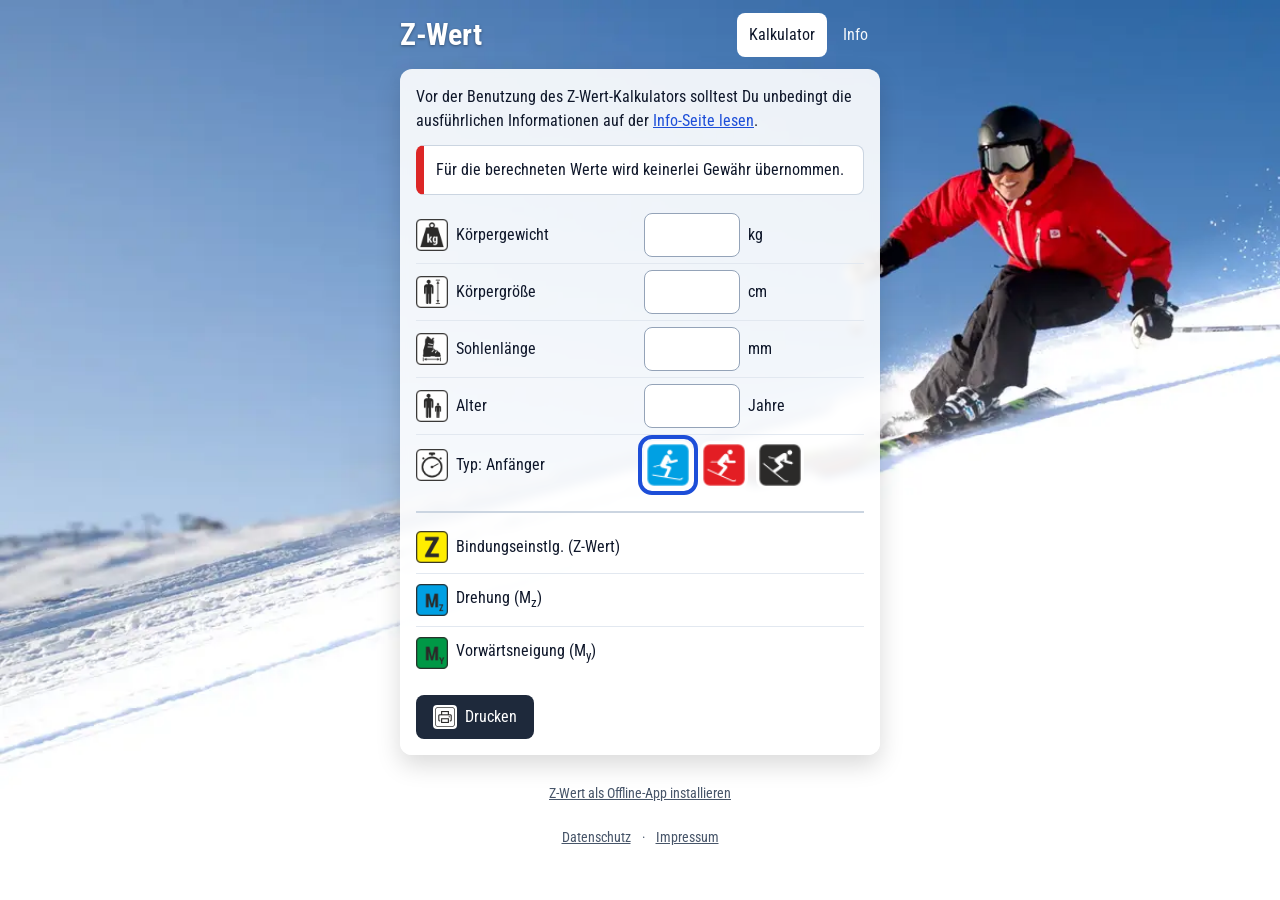
<file: index.html>
<!doctype html>
<html lang="de">
<head>
  <meta charset="utf-8">
  <meta name="viewport" content="width=device-width, initial-scale=1, viewport-fit=cover">
  <title>Z-Wert-Kalkulator</title>
  <meta name="description" content="Z-Wert-Kalkulator: Skibindungseinstellung nach DIN/ISO 11088 berechnen, auch offline.">
  <meta name="theme-color" content="#1e5aa8">
  <link rel="manifest" href="app.webmanifest">
  <link rel="icon" type="image/png" sizes="32x32" href="icons/favicon-32x32.png">
  <link rel="icon" type="image/png" sizes="16x16" href="icons/favicon-16x16.png">
  <link rel="apple-touch-icon" href="icons/apple-touch-icon.png">
  <meta name="mobile-web-app-capable" content="yes">
  <meta name="apple-mobile-web-app-capable" content="yes">
  <meta name="apple-mobile-web-app-title" content="Z-Wert">
  <meta name="apple-mobile-web-app-status-bar-style" content="black-translucent">
  <link rel="stylesheet" href="app.css">
  <script type="module" src="js/pwa.js"></script>
  <script type="module" src="js/ui.js"></script>
</head>
<body>
  <div class="page">
    <header class="site-header off-print">
      <a class="brand" href="index.html">Z-Wert</a>
      <nav aria-label="Hauptnavigation">
        <ul class="nav">
          <li><a href="index.html" aria-current="page">Kalkulator</a></li>
          <li><a href="info.html">Info</a></li>
        </ul>
      </nav>
    </header>

    <main class="card">
      <h1 class="page-title">
        <span class="off-print">Z-Wert-Kalkulator</span>
        <span class="on-print">Skibindungseinstellung nach DIN/ISO 11088</span>
      </h1>

      <div class="off-print stack">
        <p>Vor der Benutzung des Z-Wert-Kalkulators solltest Du unbedingt die ausführlichen Informationen auf der <a href="info.html">Info-Seite lesen</a>.</p>
        <p class="callout">Für die berechneten Werte wird keinerlei Gewähr übernommen.</p>
      </div>

      <form id="rechner" class="rows" autocomplete="off" onsubmit="return false">
        <div class="row">
          <label for="gewicht" class="row-label"><img src="images/gewicht.png" alt="" width="32" height="32">Körpergewicht</label>
          <div class="field-wrap"><input type="number" id="gewicht" name="gewicht" class="field" inputmode="numeric" min="0" max="250" step="1"> <span>kg</span></div>
        </div>
        <div class="row">
          <label for="groesse" class="row-label"><img src="images/groesse.png" alt="" width="32" height="32">Körpergröße</label>
          <div class="field-wrap"><input type="number" id="groesse" name="groesse" class="field" inputmode="numeric" min="0" max="250" step="1"> <span>cm</span></div>
        </div>
        <div class="row">
          <label for="sohlenlaenge" class="row-label"><img src="images/sohlenlaenge.png" alt="" width="32" height="32">Sohlenlänge</label>
          <div class="field-wrap"><input type="number" id="sohlenlaenge" name="sohlenlaenge" class="field" inputmode="numeric" min="0" max="400" step="1"> <span>mm</span></div>
        </div>
        <div class="row">
          <label for="alter" class="row-label"><img src="images/alter.png" alt="" width="32" height="32">Alter</label>
          <div class="field-wrap"><input type="number" id="alter" name="alter" class="field" inputmode="numeric" min="0" max="120" step="1"> <span>Jahre</span></div>
        </div>
        <fieldset class="row">
          <legend class="sr-only">Fahrertyp</legend>
          <div class="row-label" aria-hidden="true"><img src="images/fahrertyp.png" alt="" width="32" height="32"><span>Typ: <span id="fahrertyptext">Anfänger</span></span></div>
          <div class="typ-options">
            <label class="typ" data-typ="1">
              <input type="radio" name="fahrertyp" id="fahrertyp1" value="1" checked>
              <img src="images/fahrertyp1.png" alt="Fahrertyp 1: Anfänger" width="48" height="48">
            </label>
            <label class="typ" data-typ="2">
              <input type="radio" name="fahrertyp" id="fahrertyp2" value="2">
              <img src="images/fahrertyp2.png" alt="Fahrertyp 2: Fortgeschritten" width="48" height="48">
            </label>
            <label class="typ" data-typ="3">
              <input type="radio" name="fahrertyp" id="fahrertyp3" value="3">
              <img src="images/fahrertyp3.png" alt="Fahrertyp 3: Könner" width="48" height="48">
            </label>
          </div>
        </fieldset>
      </form>

      <section class="protokoll on-print" aria-label="Angaben für">
        <h2>Angaben für:</h2>
        <div class="signature">
          <span>Nachname, Vorname</span><span class="line"></span>
          <span>Datum / Unterschrift</span>
          <span class="line-pair"><span class="line"></span><span class="line"></span></span>
        </div>
      </section>

      <section class="results" aria-labelledby="ergebnis-titel">
        <h2 id="ergebnis-titel" class="sr-only">Ergebnis</h2>
        <div id="ergebnis" class="rows" aria-live="polite">
          <div class="row">
            <div class="row-label"><img src="images/zwert.png" alt="" width="32" height="32"><span>Bindungseinstlg. (Z-Wert)</span></div>
            <div id="zwert" class="value"></div>
          </div>
          <div class="row">
            <div class="row-label"><img src="images/mz.png" alt="" width="32" height="32"><span>Drehung (M<sub>z</sub>)</span></div>
            <div id="ausloesewertmz" class="value"></div>
          </div>
          <div class="row">
            <div class="row-label"><img src="images/my.png" alt="" width="32" height="32"><span>Vorwärtsneigung (M<sub>y</sub>)</span></div>
            <div id="ausloesewertmy" class="value"></div>
          </div>
          <p id="hinweis-norm" hidden class="norm-hint">
            <strong>Außerhalb der Norm:</strong> Für diese Kombination aus Gewicht, Größe und Sohlenlänge sieht die Norm DIN/ISO 11088 keinen Wert vor. Angezeigt wird der nächstliegende Tabellenwert. Bitte unbedingt von einem Fachbetrieb prüfen lassen.
          </p>
        </div>
      </section>

      <section class="protokoll on-print" aria-label="Bindung eingestellt durch">
        <h2>Bindung eingestellt durch:</h2>
        <div class="signature">
          <span>Nachname, Vorname</span><span class="line"></span>
          <span>Datum / Unterschrift</span>
          <span class="line-pair"><span class="line"></span><span class="line"></span></span>
        </div>
      </section>

      <div class="actions off-print">
        <button type="button" id="drucken" class="btn btn-dark"><img src="images/drucker.png" alt="" width="24" height="24">Drucken</button>
        <button type="button" id="beispiel" hidden class="btn btn-outline">Beispiel</button>
      </div>
    </main>

    <footer class="site-footer">
      <p id="install-hint" hidden class="off-print">
        <button type="button" id="install-btn" class="link-btn">Z-Wert als Offline-App installieren</button>
      </p>
      <p id="install-help" hidden class="install-help off-print"></p>
      <p class="off-print">
        <a href="datenschutz.html">Datenschutz</a>
        <span aria-hidden="true">·</span>
        <a href="impressum.html">Impressum</a>
      </p>
      <p class="on-print">www.bindungseinstellung.de</p>
    </footer>
  </div>
</body>
</html>
</file>
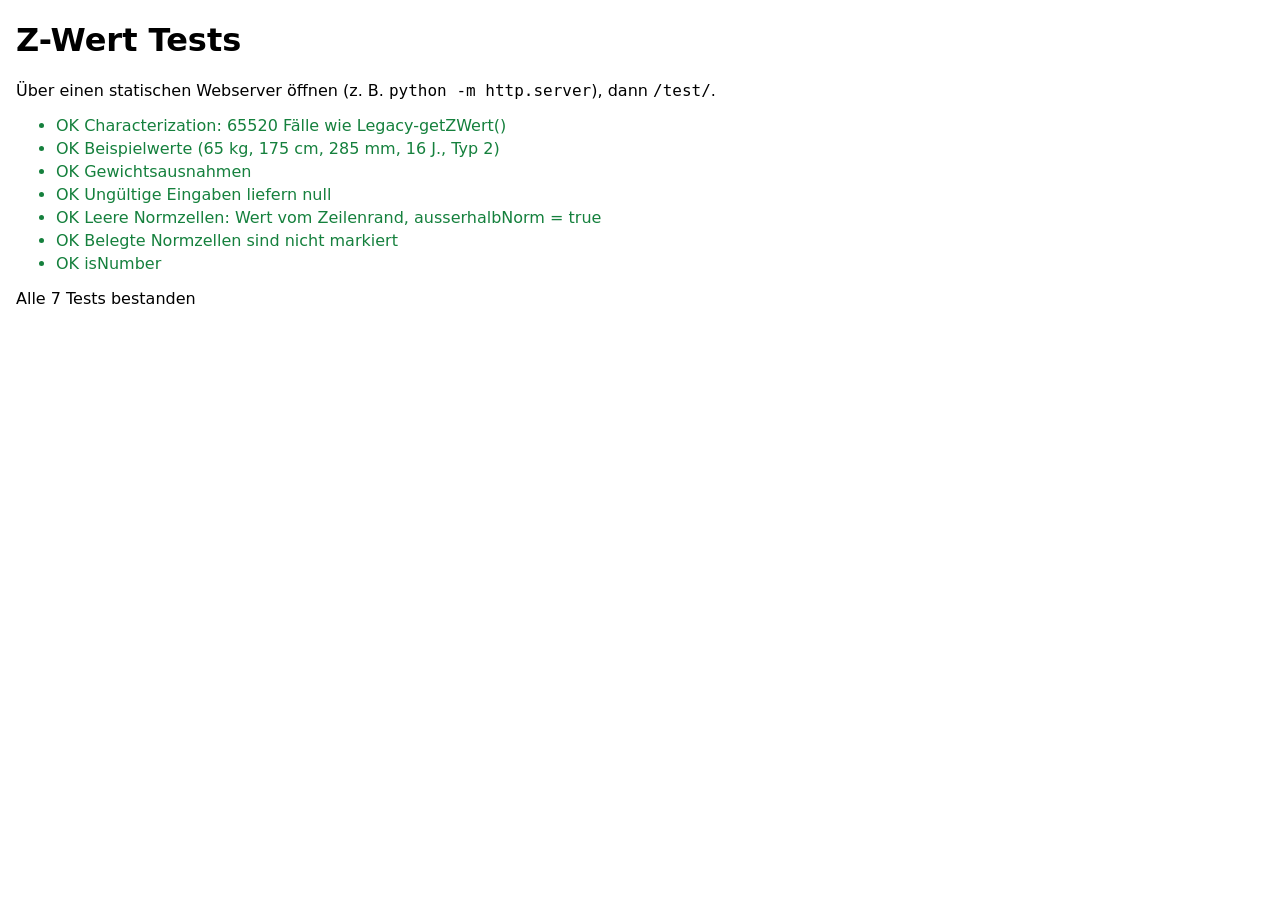
<file: test/index.html>
<!doctype html>
<html lang="de">
<head>
  <meta charset="utf-8">
  <meta name="viewport" content="width=device-width, initial-scale=1">
  <title>Z-Wert Tests</title>
  <style>body{font:16px system-ui;margin:1rem}.ok{color:#15803d}.fail{color:#b91c1c}li{margin:.25rem 0}</style>
</head>
<body>
  <h1>Z-Wert Tests</h1>
  <p>Über einen statischen Webserver öffnen (z. B. <code>python -m http.server</code>), dann <code>/test/</code>.</p>
  <ul id="out"></ul>
  <p id="summary"></p>
  <script type="module" src="zcalc.test.js"></script>
</body>
</html>
</file>
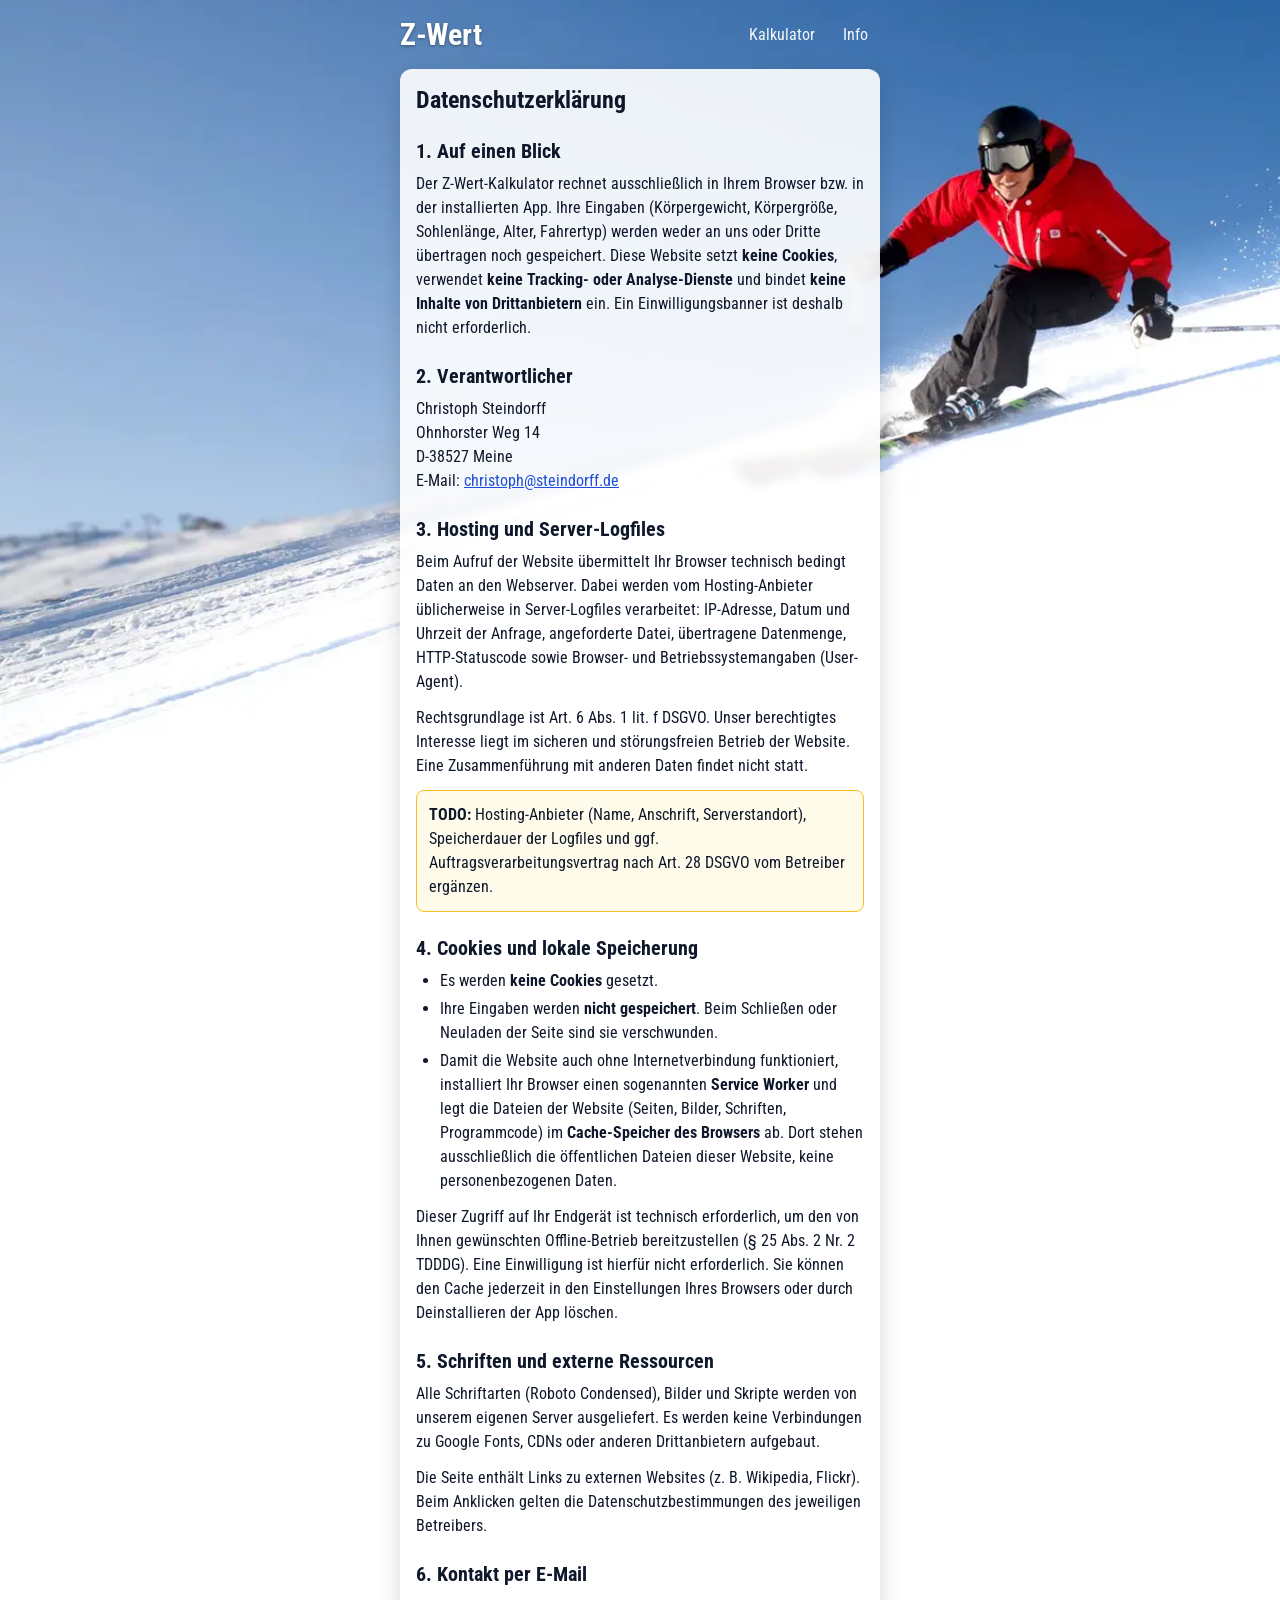
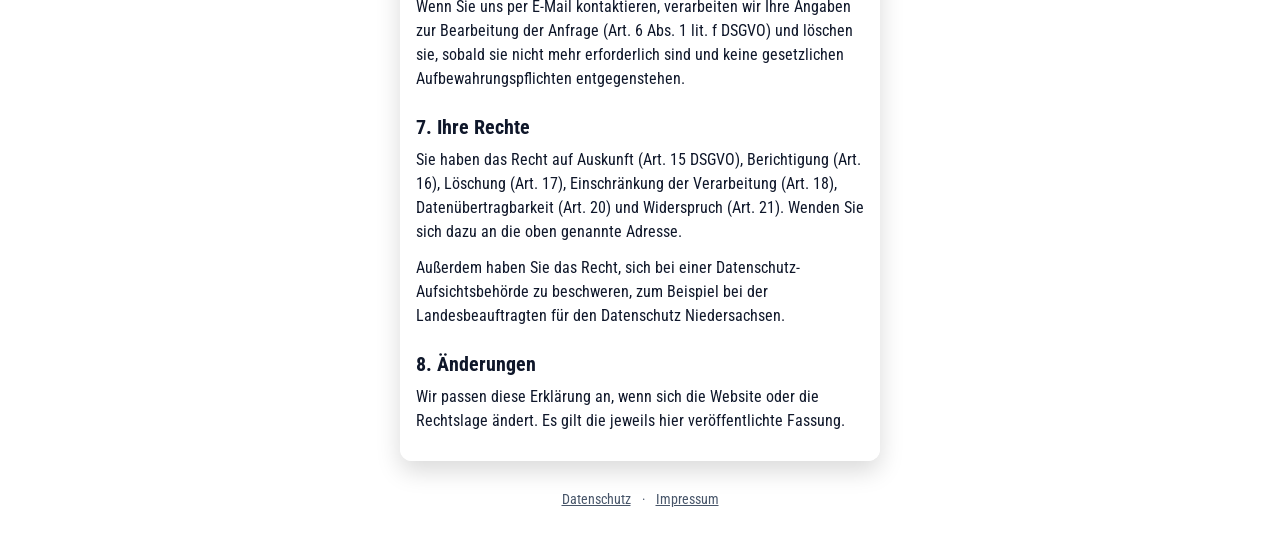
<file: datenschutz.html>
<!doctype html>
<html lang="de">
<head>
  <meta charset="utf-8">
  <meta name="viewport" content="width=device-width, initial-scale=1, viewport-fit=cover">
  <title>Datenschutzerklärung – Z-Wert-Kalkulator</title>
  <meta name="description" content="Z-Wert-Kalkulator: Skibindungseinstellung nach DIN/ISO 11088 berechnen, auch offline.">
  <meta name="theme-color" content="#1e5aa8">
  <link rel="manifest" href="app.webmanifest">
  <link rel="icon" type="image/png" sizes="32x32" href="icons/favicon-32x32.png">
  <link rel="icon" type="image/png" sizes="16x16" href="icons/favicon-16x16.png">
  <link rel="apple-touch-icon" href="icons/apple-touch-icon.png">
  <meta name="mobile-web-app-capable" content="yes">
  <meta name="apple-mobile-web-app-capable" content="yes">
  <meta name="apple-mobile-web-app-title" content="Z-Wert">
  <meta name="apple-mobile-web-app-status-bar-style" content="black-translucent">
  <link rel="stylesheet" href="app.css">
  <script type="module" src="js/pwa.js"></script>
</head>
<body>
  <div class="page">
    <header class="site-header off-print">
      <a class="brand" href="index.html">Z-Wert</a>
      <nav aria-label="Hauptnavigation">
        <ul class="nav">
          <li><a href="index.html">Kalkulator</a></li>
          <li><a href="info.html">Info</a></li>
        </ul>
      </nav>
    </header>

    <main class="card">
      <article class="prose">
        <h1>Datenschutzerklärung</h1>

        <section>
          <h2>1. Auf einen Blick</h2>
          <p>Der Z-Wert-Kalkulator rechnet ausschließlich in Ihrem Browser bzw. in der installierten App. Ihre Eingaben (Körpergewicht, Körpergröße, Sohlenlänge, Alter, Fahrertyp) werden weder an uns oder Dritte übertragen noch gespeichert. Diese Website setzt <strong>keine Cookies</strong>, verwendet <strong>keine Tracking- oder Analyse-Dienste</strong> und bindet <strong>keine Inhalte von Drittanbietern</strong> ein. Ein Einwilligungsbanner ist deshalb nicht erforderlich.</p>
        </section>

        <section>
          <h2>2. Verantwortlicher</h2>
          <address>
            Christoph Steindorff<br>
            Ohnhorster Weg 14<br>
            D-38527 Meine<br>
            E-Mail: <a href="mailto:christoph@steindorff.de">christoph@steindorff.de</a>
          </address>
        </section>

        <section>
          <h2>3. Hosting und Server-Logfiles</h2>
          <p>Beim Aufruf der Website übermittelt Ihr Browser technisch bedingt Daten an den Webserver. Dabei werden vom Hosting-Anbieter üblicherweise in Server-Logfiles verarbeitet: IP-Adresse, Datum und Uhrzeit der Anfrage, angeforderte Datei, übertragene Datenmenge, HTTP-Statuscode sowie Browser- und Betriebssystemangaben (User-Agent).</p>
          <p>Rechtsgrundlage ist Art. 6 Abs. 1 lit. f DSGVO. Unser berechtigtes Interesse liegt im sicheren und störungsfreien Betrieb der Website. Eine Zusammenführung mit anderen Daten findet nicht statt.</p>
          <p class="note"><strong>TODO:</strong> Hosting-Anbieter (Name, Anschrift, Serverstandort), Speicherdauer der Logfiles und ggf. Auftragsverarbeitungsvertrag nach Art. 28 DSGVO vom Betreiber ergänzen.</p>
        </section>

        <section>
          <h2>4. Cookies und lokale Speicherung</h2>
          <ul>
            <li>Es werden <strong>keine Cookies</strong> gesetzt.</li>
            <li>Ihre Eingaben werden <strong>nicht gespeichert</strong>. Beim Schließen oder Neuladen der Seite sind sie verschwunden.</li>
            <li>Damit die Website auch ohne Internetverbindung funktioniert, installiert Ihr Browser einen sogenannten <strong>Service Worker</strong> und legt die Dateien der Website (Seiten, Bilder, Schriften, Programmcode) im <strong>Cache-Speicher des Browsers</strong> ab. Dort stehen ausschließlich die öffentlichen Dateien dieser Website, keine personenbezogenen Daten.</li>
          </ul>
          <p>Dieser Zugriff auf Ihr Endgerät ist technisch erforderlich, um den von Ihnen gewünschten Offline-Betrieb bereitzustellen (§ 25 Abs. 2 Nr. 2 TDDDG). Eine Einwilligung ist hierfür nicht erforderlich. Sie können den Cache jederzeit in den Einstellungen Ihres Browsers oder durch Deinstallieren der App löschen.</p>
        </section>

        <section>
          <h2>5. Schriften und externe Ressourcen</h2>
          <p>Alle Schriftarten (Roboto Condensed), Bilder und Skripte werden von unserem eigenen Server ausgeliefert. Es werden keine Verbindungen zu Google Fonts, CDNs oder anderen Drittanbietern aufgebaut.</p>
          <p>Die Seite enthält Links zu externen Websites (z. B. Wikipedia, Flickr). Beim Anklicken gelten die Datenschutzbestimmungen des jeweiligen Betreibers.</p>
        </section>

        <section>
          <h2>6. Kontakt per E-Mail</h2>
          <p>Wenn Sie uns per E-Mail kontaktieren, verarbeiten wir Ihre Angaben zur Bearbeitung der Anfrage (Art. 6 Abs. 1 lit. f DSGVO) und löschen sie, sobald sie nicht mehr erforderlich sind und keine gesetzlichen Aufbewahrungspflichten entgegenstehen.</p>
        </section>

        <section>
          <h2>7. Ihre Rechte</h2>
          <p>Sie haben das Recht auf Auskunft (Art. 15 DSGVO), Berichtigung (Art. 16), Löschung (Art. 17), Einschränkung der Verarbeitung (Art. 18), Datenübertragbarkeit (Art. 20) und Widerspruch (Art. 21). Wenden Sie sich dazu an die oben genannte Adresse.</p>
          <p>Außerdem haben Sie das Recht, sich bei einer Datenschutz-Aufsichtsbehörde zu beschweren, zum Beispiel bei der Landesbeauftragten für den Datenschutz Niedersachsen.</p>
        </section>

        <section>
          <h2>8. Änderungen</h2>
          <p>Wir passen diese Erklärung an, wenn sich die Website oder die Rechtslage ändert. Es gilt die jeweils hier veröffentlichte Fassung.</p>
        </section>
      </article>
    </main>

    <footer class="site-footer">
      <p class="off-print">
        <a href="datenschutz.html" aria-current="page">Datenschutz</a>
        <span aria-hidden="true">·</span>
        <a href="impressum.html">Impressum</a>
      </p>
      <p class="on-print">www.bindungseinstellung.de</p>
    </footer>
  </div>
</body>
</html>
</file>
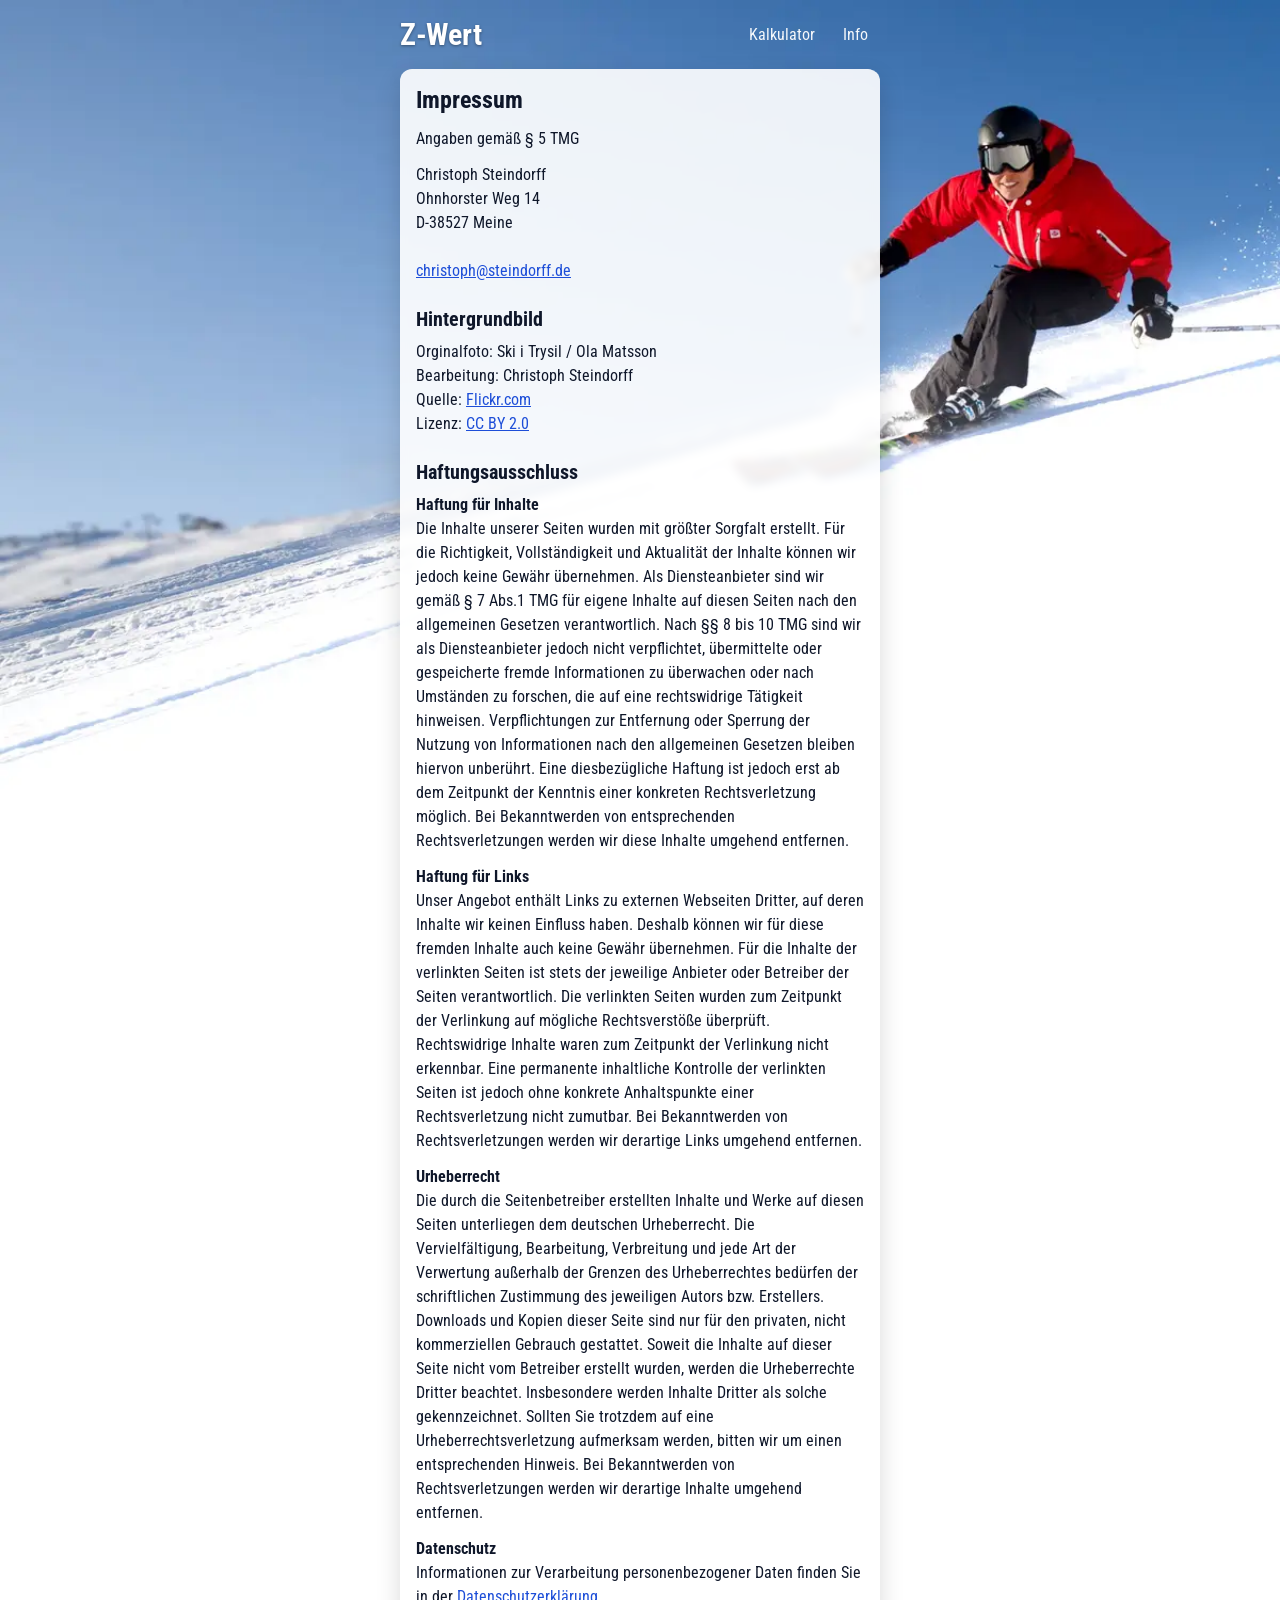
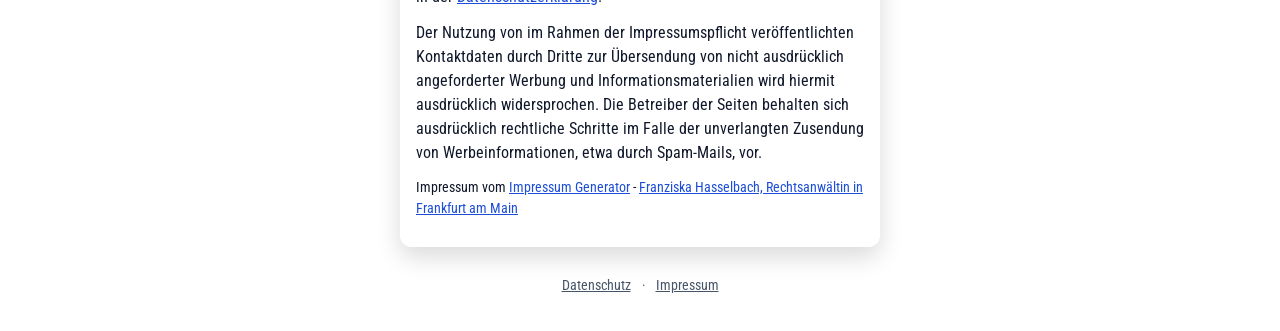
<file: impressum.html>
<!doctype html>
<html lang="de">
<head>
  <meta charset="utf-8">
  <meta name="viewport" content="width=device-width, initial-scale=1, viewport-fit=cover">
  <title>Impressum – Z-Wert-Kalkulator</title>
  <meta name="description" content="Z-Wert-Kalkulator: Skibindungseinstellung nach DIN/ISO 11088 berechnen, auch offline.">
  <meta name="theme-color" content="#1e5aa8">
  <link rel="manifest" href="app.webmanifest">
  <link rel="icon" type="image/png" sizes="32x32" href="icons/favicon-32x32.png">
  <link rel="icon" type="image/png" sizes="16x16" href="icons/favicon-16x16.png">
  <link rel="apple-touch-icon" href="icons/apple-touch-icon.png">
  <meta name="mobile-web-app-capable" content="yes">
  <meta name="apple-mobile-web-app-capable" content="yes">
  <meta name="apple-mobile-web-app-title" content="Z-Wert">
  <meta name="apple-mobile-web-app-status-bar-style" content="black-translucent">
  <link rel="stylesheet" href="app.css">
  <script type="module" src="js/pwa.js"></script>
</head>
<body>
  <div class="page">
    <header class="site-header off-print">
      <a class="brand" href="index.html">Z-Wert</a>
      <nav aria-label="Hauptnavigation">
        <ul class="nav">
          <li><a href="index.html">Kalkulator</a></li>
          <li><a href="info.html">Info</a></li>
        </ul>
      </nav>
    </header>

    <main class="card">
      <article class="prose">
        <section>
          <h1>Impressum</h1>
          <p>Angaben gemäß § 5 TMG</p>
          <address>
            Christoph Steindorff<br>
            Ohnhorster Weg 14<br>
            D-38527 Meine<br>
            <br>
            <a href="mailto:christoph@steindorff.de">christoph@steindorff.de</a>
          </address>
        </section>

        <section>
          <h2>Hintergrundbild</h2>
          <p>
            Orginalfoto: Ski i Trysil / Ola Matsson<br>
            Bearbeitung: Christoph Steindorff<br>
            Quelle: <a href="https://www.flickr.com/photos/trysil/5592126846/" target="_blank" rel="noopener">Flickr.com</a><br>
            Lizenz: <a href="https://creativecommons.org/licenses/by/2.0/" target="_blank" rel="noopener">CC BY 2.0</a>
          </p>
        </section>

        <section>
          <h2>Haftungsausschluss</h2>
          <p><strong>Haftung für Inhalte</strong><br>
          Die Inhalte unserer Seiten wurden mit größter Sorgfalt erstellt. Für die Richtigkeit, Vollständigkeit und Aktualität der Inhalte können wir jedoch keine Gewähr übernehmen. Als Diensteanbieter sind wir gemäß § 7 Abs.1 TMG für eigene Inhalte auf diesen Seiten nach den allgemeinen Gesetzen verantwortlich. Nach §§ 8 bis 10 TMG sind wir als Diensteanbieter jedoch nicht verpflichtet, übermittelte oder gespeicherte fremde Informationen zu überwachen oder nach Umständen zu forschen, die auf eine rechtswidrige Tätigkeit hinweisen. Verpflichtungen zur Entfernung oder Sperrung der Nutzung von Informationen nach den allgemeinen Gesetzen bleiben hiervon unberührt. Eine diesbezügliche Haftung ist jedoch erst ab dem Zeitpunkt der Kenntnis einer konkreten Rechtsverletzung möglich. Bei Bekanntwerden von entsprechenden Rechtsverletzungen werden wir diese Inhalte umgehend entfernen.</p>
          <p><strong>Haftung für Links</strong><br>
          Unser Angebot enthält Links zu externen Webseiten Dritter, auf deren Inhalte wir keinen Einfluss haben. Deshalb können wir für diese fremden Inhalte auch keine Gewähr übernehmen. Für die Inhalte der verlinkten Seiten ist stets der jeweilige Anbieter oder Betreiber der Seiten verantwortlich. Die verlinkten Seiten wurden zum Zeitpunkt der Verlinkung auf mögliche Rechtsverstöße überprüft. Rechtswidrige Inhalte waren zum Zeitpunkt der Verlinkung nicht erkennbar. Eine permanente inhaltliche Kontrolle der verlinkten Seiten ist jedoch ohne konkrete Anhaltspunkte einer Rechtsverletzung nicht zumutbar. Bei Bekanntwerden von Rechtsverletzungen werden wir derartige Links umgehend entfernen.</p>
          <p><strong>Urheberrecht</strong><br>
          Die durch die Seitenbetreiber erstellten Inhalte und Werke auf diesen Seiten unterliegen dem deutschen Urheberrecht. Die Vervielfältigung, Bearbeitung, Verbreitung und jede Art der Verwertung außerhalb der Grenzen des Urheberrechtes bedürfen der schriftlichen Zustimmung des jeweiligen Autors bzw. Erstellers. Downloads und Kopien dieser Seite sind nur für den privaten, nicht kommerziellen Gebrauch gestattet. Soweit die Inhalte auf dieser Seite nicht vom Betreiber erstellt wurden, werden die Urheberrechte Dritter beachtet. Insbesondere werden Inhalte Dritter als solche gekennzeichnet. Sollten Sie trotzdem auf eine Urheberrechtsverletzung aufmerksam werden, bitten wir um einen entsprechenden Hinweis. Bei Bekanntwerden von Rechtsverletzungen werden wir derartige Inhalte umgehend entfernen.</p>
          <p><strong>Datenschutz</strong><br>
          Informationen zur Verarbeitung personenbezogener Daten finden Sie in der <a href="datenschutz.html">Datenschutzerklärung</a>.</p>
          <p>Der Nutzung von im Rahmen der Impressumspflicht veröffentlichten Kontaktdaten durch Dritte zur Übersendung von nicht ausdrücklich angeforderter Werbung und Informationsmaterialien wird hiermit ausdrücklich widersprochen. Die Betreiber der Seiten behalten sich ausdrücklich rechtliche Schritte im Falle der unverlangten Zusendung von Werbeinformationen, etwa durch Spam-Mails, vor.</p>
          <p class="small">Impressum vom <a href="http://www.impressum-generator.de" target="_blank" rel="noopener">Impressum Generator</a> - <a href="http://www.kanzlei-hasselbach.de/rechtsanwalt-arbeitsrecht-frankfurt/" target="_blank" rel="noopener">Franziska Hasselbach, Rechtsanwältin in Frankfurt am Main</a></p>
        </section>
      </article>
    </main>

    <footer class="site-footer">
      <p class="off-print">
        <a href="datenschutz.html">Datenschutz</a>
        <span aria-hidden="true">·</span>
        <a href="impressum.html">Impressum</a>
      </p>
      <p class="on-print">www.bindungseinstellung.de</p>
    </footer>
  </div>
</body>
</html>
</file>
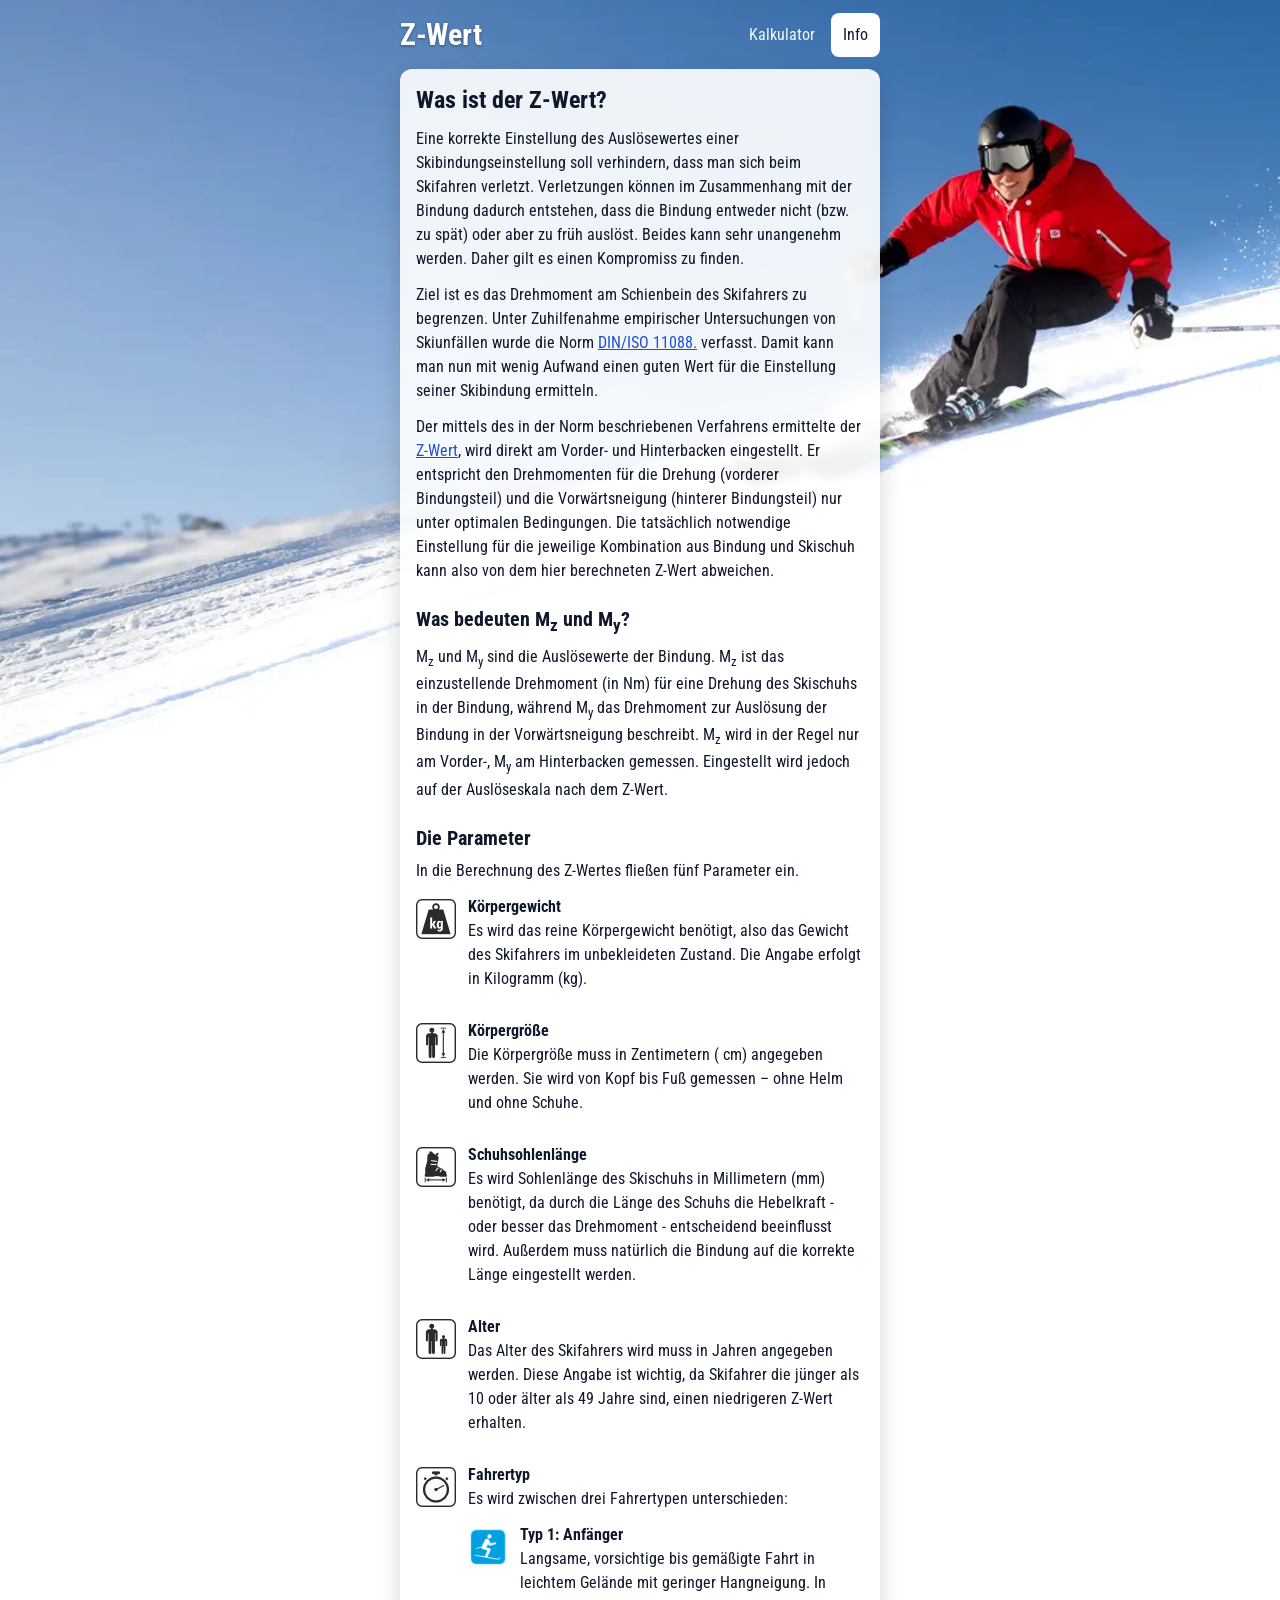
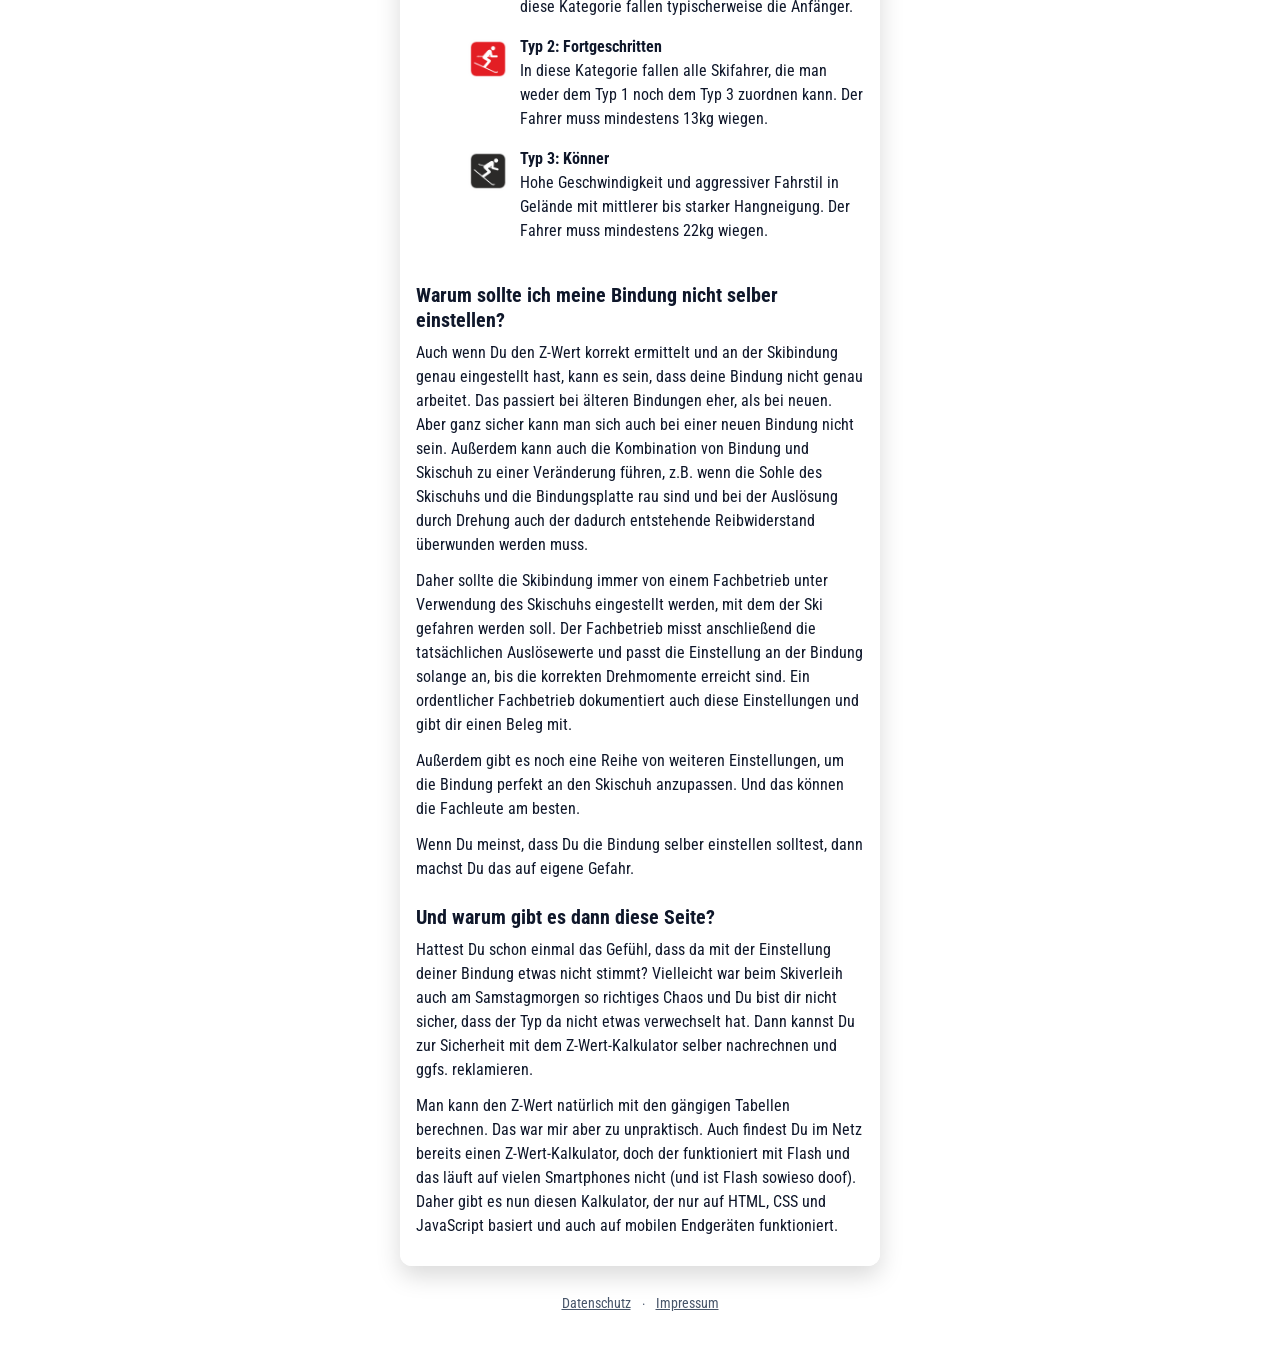
<file: info.html>
<!doctype html>
<html lang="de">
<head>
  <meta charset="utf-8">
  <meta name="viewport" content="width=device-width, initial-scale=1, viewport-fit=cover">
  <title>Info – Z-Wert-Kalkulator</title>
  <meta name="description" content="Z-Wert-Kalkulator: Skibindungseinstellung nach DIN/ISO 11088 berechnen, auch offline.">
  <meta name="theme-color" content="#1e5aa8">
  <link rel="manifest" href="app.webmanifest">
  <link rel="icon" type="image/png" sizes="32x32" href="icons/favicon-32x32.png">
  <link rel="icon" type="image/png" sizes="16x16" href="icons/favicon-16x16.png">
  <link rel="apple-touch-icon" href="icons/apple-touch-icon.png">
  <meta name="mobile-web-app-capable" content="yes">
  <meta name="apple-mobile-web-app-capable" content="yes">
  <meta name="apple-mobile-web-app-title" content="Z-Wert">
  <meta name="apple-mobile-web-app-status-bar-style" content="black-translucent">
  <link rel="stylesheet" href="app.css">
  <script type="module" src="js/pwa.js"></script>
</head>
<body>
  <div class="page">
    <header class="site-header off-print">
      <a class="brand" href="index.html">Z-Wert</a>
      <nav aria-label="Hauptnavigation">
        <ul class="nav">
          <li><a href="index.html">Kalkulator</a></li>
          <li><a href="info.html" aria-current="page">Info</a></li>
        </ul>
      </nav>
    </header>

    <main class="card">
      <article class="prose">
        <section>
          <h1>Was ist der Z-Wert?</h1>
          <p>Eine korrekte Einstellung des Auslösewertes einer Skibindungseinstellung soll verhindern, dass man sich beim Skifahren verletzt. Verletzungen können im Zusammenhang mit der Bindung dadurch entstehen, dass die Bindung entweder nicht (bzw. zu spät) oder aber zu früh auslöst. Beides kann sehr unangenehm werden. Daher gilt es einen Kompromiss zu finden.</p>
          <p>Ziel ist es das Drehmoment am Schienbein des Skifahrers zu begrenzen. Unter Zuhilfenahme empirischer Untersuchungen von Skiunfällen wurde die Norm <a href="http://de.wikipedia.org/wiki/ISO_11088" target="_blank" rel="noopener">DIN/ISO 11088.</a> verfasst. Damit kann man nun mit wenig  Aufwand einen guten Wert für die Einstellung seiner Skibindung ermitteln.</p>
          <p>Der mittels des in der Norm beschriebenen Verfahrens ermittelte der <a href="http://de.wikipedia.org/wiki/Z-Wert_(Ski)" target="_blank" rel="noopener">Z-Wert</a>, wird direkt am Vorder- und Hinterbacken eingestellt. Er entspricht den Drehmomenten für die Drehung (vorderer Bindungsteil) und die Vorwärtsneigung (hinterer Bindungsteil) nur unter optimalen Bedingungen. Die tatsächlich notwendige Einstellung für die jeweilige Kombination aus Bindung und Skischuh kann also von dem hier berechneten Z-Wert abweichen.</p>
        </section>

        <section>
          <h2>Was bedeuten M<sub>z</sub> und M<sub>y</sub>?</h2>
          <p>M<sub>z</sub> und M<sub>y</sub> sind die Auslösewerte der Bindung. M<sub>z</sub> ist das einzustellende Drehmoment (in Nm) für eine Drehung des Skischuhs in der Bindung, während M<sub>y</sub> das Drehmoment zur Auslösung der Bindung in der Vorwärtsneigung beschreibt. M<sub>z</sub> wird in der Regel nur am Vorder-, M<sub>y</sub> am Hinterbacken gemessen. Eingestellt wird jedoch auf der Auslöseskala nach dem Z-Wert.</p>
        </section>

        <section>
          <h2>Die Parameter</h2>
          <p>In die Berechnung des Z-Wertes fließen fünf Parameter ein.</p>
          <dl>
            <div class="param">
              <img src="images/gewicht.png" alt="" width="40" height="40">
              <div><dt>Körpergewicht</dt>
              <dd>Es wird das reine Körpergewicht benötigt, also das Gewicht des Skifahrers im unbekleideten Zustand. Die Angabe erfolgt in Kilogramm (kg).</dd></div>
            </div>
            <div class="param">
              <img src="images/groesse.png" alt="" width="40" height="40">
              <div><dt>Körpergröße</dt>
              <dd>Die Körpergröße muss in Zentimetern ( cm) angegeben werden. Sie wird von Kopf bis Fuß gemessen – ohne Helm und ohne Schuhe.</dd></div>
            </div>
            <div class="param">
              <img src="images/sohlenlaenge.png" alt="" width="40" height="40">
              <div><dt>Schuhsohlenlänge</dt>
              <dd>Es wird Sohlenlänge des Skischuhs in Millimetern (mm) benötigt, da durch die Länge des Schuhs die Hebelkraft - oder besser das Drehmoment - entscheidend beeinflusst wird. Außerdem muss natürlich die Bindung auf die korrekte Länge eingestellt werden.</dd></div>
            </div>
            <div class="param">
              <img src="images/alter.png" alt="" width="40" height="40">
              <div><dt>Alter</dt>
              <dd>Das Alter des Skifahrers wird muss in Jahren angegeben werden. Diese Angabe ist wichtig, da Skifahrer die jünger als 10 oder älter als 49 Jahre sind, einen niedrigeren Z-Wert erhalten.</dd></div>
            </div>
            <div class="param">
              <img src="images/fahrertyp.png" alt="" width="40" height="40">
              <div><dt>Fahrertyp</dt>
              <dd>Es wird zwischen drei Fahrertypen unterschieden:</dd>
              <dd class="subtypes">
                <span class="param">
                  <img src="images/fahrertyp1.png" alt="" width="40" height="40">
                  <span><strong>Typ 1: Anfänger</strong><br>Langsame, vorsichtige bis gemäßigte Fahrt in leichtem Gelände mit geringer Hangneigung. In diese Kategorie fallen typischerweise die Anfänger.</span>
                </span>
                <span class="param">
                  <img src="images/fahrertyp2.png" alt="" width="40" height="40">
                  <span><strong>Typ 2: Fortgeschritten</strong><br>In diese Kategorie fallen alle Skifahrer, die man weder dem Typ 1 noch dem Typ 3 zuordnen kann. Der Fahrer muss mindestens 13kg wiegen.</span>
                </span>
                <span class="param">
                  <img src="images/fahrertyp3.png" alt="" width="40" height="40">
                  <span><strong>Typ 3: Könner</strong><br>Hohe Geschwindigkeit und aggressiver Fahrstil in Gelände mit mittlerer bis starker Hangneigung. Der Fahrer muss mindestens 22kg wiegen.</span>
                </span>
              </dd></div>
            </div>
          </dl>
        </section>

        <section>
          <h2>Warum sollte ich meine Bindung nicht selber einstellen?</h2>
          <p>Auch wenn Du den Z-Wert korrekt ermittelt und an der Skibindung genau eingestellt hast, kann es sein, dass deine Bindung nicht genau arbeitet. Das passiert bei älteren Bindungen eher, als bei neuen. Aber ganz sicher kann man sich auch bei einer neuen Bindung nicht sein. Außerdem kann auch die Kombination von Bindung und Skischuh zu einer Veränderung führen, z.B. wenn die Sohle des Skischuhs und die Bindungsplatte rau sind und bei der Auslösung durch Drehung auch der dadurch entstehende Reibwiderstand überwunden werden muss.</p>
          <p>Daher sollte die Skibindung immer von einem Fachbetrieb unter Verwendung des Skischuhs eingestellt werden, mit dem der Ski gefahren werden soll. Der Fachbetrieb misst anschließend die tatsächlichen Auslösewerte und passt die Einstellung an der Bindung solange an, bis die korrekten Drehmomente erreicht sind. Ein ordentlicher Fachbetrieb dokumentiert auch diese Einstellungen und gibt dir einen Beleg mit.</p>
          <p>Außerdem gibt es noch eine Reihe von weiteren Einstellungen, um die Bindung perfekt an den Skischuh anzupassen. Und das können die Fachleute am besten.</p>
          <p>Wenn Du meinst, dass Du die Bindung selber einstellen solltest, dann machst Du das auf eigene Gefahr.</p>
        </section>

        <section>
          <h2>Und warum gibt es dann diese Seite?</h2>
          <p>Hattest Du schon einmal das Gefühl, dass da mit der Einstellung deiner Bindung etwas nicht stimmt? Vielleicht war beim Skiverleih auch am Samstagmorgen so richtiges Chaos und Du bist dir nicht sicher, dass der Typ da nicht etwas verwechselt hat. Dann kannst Du zur Sicherheit mit dem Z-Wert-Kalkulator selber nachrechnen und ggfs. reklamieren.</p>
          <p>Man kann den Z-Wert natürlich mit den gängigen Tabellen berechnen. Das war mir aber zu unpraktisch. Auch findest Du im Netz bereits einen Z-Wert-Kalkulator, doch der funktioniert mit Flash und das läuft auf vielen Smartphones nicht (und ist Flash sowieso doof). Daher gibt es nun diesen Kalkulator, der nur auf HTML, CSS und JavaScript basiert und auch auf mobilen Endgeräten funktioniert.</p>
        </section>
      </article>
    </main>

    <footer class="site-footer">
      <p class="off-print">
        <a href="datenschutz.html">Datenschutz</a>
        <span aria-hidden="true">·</span>
        <a href="impressum.html">Impressum</a>
      </p>
      <p class="on-print">www.bindungseinstellung.de</p>
    </footer>
  </div>
</body>
</html>
</file>
<file: app.css>
/* Z-Wert-Kalkulator: eigenes, schlankes CSS. Mobile First: Basis gilt ab 320 px,
   die Seite ist schmal gehalten und braucht keine Breakpoints. */

@font-face {
  font-family: 'Roboto Condensed';
  font-style: normal;
  font-weight: 300;
  font-display: swap;
  src: url('fonts/roboto-condensed-latin-300-normal.woff2') format('woff2');
}
@font-face {
  font-family: 'Roboto Condensed';
  font-style: normal;
  font-weight: 400;
  font-display: swap;
  src: url('fonts/roboto-condensed-latin-400-normal.woff2') format('woff2');
}
@font-face {
  font-family: 'Roboto Condensed';
  font-style: normal;
  font-weight: 700;
  font-display: swap;
  src: url('fonts/roboto-condensed-latin-700-normal.woff2') format('woff2');
}

:root {
  --ink: #0f172a;
  --muted: #475569;
  --line: #e2e8f0;
  --border: #94a3b8;
  --link: #1d4ed8;
  --ok: #15803d;
  --radius: 0.5rem;
  --tap: 2.75rem; /* Mindestgröße von Touch-Zielen */
}

*,
*::before,
*::after {
  box-sizing: border-box;
}

[hidden] {
  display: none !important;
}

html {
  -webkit-text-size-adjust: 100%;
  text-size-adjust: 100%;
}

/* Hintergrund steht am body und wird auf die gesamte Fläche übertragen. Hätte html einen eigenen
   Hintergrund, zeigte sich über dem Bild ein weißer Streifen. */
body {
  margin: 0;
  min-height: 100dvh;
  padding: env(safe-area-inset-top) env(safe-area-inset-right) env(safe-area-inset-bottom) env(safe-area-inset-left);
  background-color: #fff;
  background-image: url('images/background.webp');
  background-repeat: no-repeat;
  background-position: 70% top;
  background-size: max(100%, 900px) auto;
  color: var(--ink);
  font-family: 'Roboto Condensed', ui-sans-serif, system-ui, sans-serif;
  font-size: 1rem;
  line-height: 1.5;
  -webkit-font-smoothing: antialiased;
}

img {
  display: block;
  max-width: 100%;
}

a {
  color: var(--link);
}

h1,
h2 {
  margin: 0;
  line-height: 1.25;
}

p {
  margin: 0 0 0.75rem;
}

/* ---------- Seitengerüst ---------- */

.page {
  max-width: 32rem;
  margin: 0 auto;
  padding: 0.75rem 1rem 1.5rem;
}

.site-header {
  display: flex;
  flex-wrap: wrap;
  align-items: center;
  justify-content: space-between;
  gap: 0.5rem 1rem;
  margin-bottom: 0.75rem;
}

.brand {
  color: #fff;
  font-size: 1.875rem;
  font-weight: 700;
  letter-spacing: -0.01em;
  text-decoration: none;
  text-shadow: 0 1px 3px rgba(0, 0, 0, 0.4);
}

.nav {
  display: flex;
  gap: 0.25rem;
  margin: 0;
  padding: 0;
  list-style: none;
}

.nav a {
  display: inline-flex;
  align-items: center;
  min-height: var(--tap);
  padding: 0 0.75rem;
  border-radius: 0.5rem;
  color: rgba(255, 255, 255, 0.95);
  font-weight: 500;
  text-decoration: none;
}

.nav a:hover {
  background: rgba(255, 255, 255, 0.2);
}

.nav a[aria-current='page'] {
  background: #fff;
  color: var(--ink);
}

.card {
  padding: 1rem;
  border-radius: 0.75rem;
  background: rgba(255, 255, 255, 0.9);
  box-shadow: 0 10px 25px rgba(0, 0, 0, 0.15);
  -webkit-backdrop-filter: blur(4px);
  backdrop-filter: blur(4px);
}

.site-footer {
  margin-top: 1rem;
  color: var(--muted);
  font-size: 0.875rem;
  text-align: center;
}

.site-footer p {
  margin: 0;
}

.site-footer a {
  display: inline-flex;
  align-items: center;
  min-height: var(--tap);
  padding: 0 0.5rem;
  color: inherit;
}

/* ---------- Bausteine ---------- */

.sr-only {
  position: absolute;
  width: 1px;
  height: 1px;
  margin: -1px;
  padding: 0;
  overflow: hidden;
  clip: rect(0, 0, 0, 0);
  white-space: nowrap;
  border: 0;
}

.stack > * {
  margin-bottom: 0.75rem;
}

.stack > :last-child {
  margin-bottom: 0;
}

.callout {
  padding: 0.75rem;
  border: 1px solid #cbd5e1;
  border-left: 0.5rem solid #dc2626;
  border-radius: var(--radius);
  background: #fff;
}

/* Installations-Link im Footer: sieht aus wie die Links zu Datenschutz und Impressum */
.link-btn {
  display: inline-flex;
  align-items: center;
  min-height: var(--tap);
  padding: 0 0.5rem;
  border: 0;
  background: none;
  color: inherit;
  font: inherit;
  text-decoration: underline;
  cursor: pointer;
}

.site-footer .install-help {
  margin: 0 0 0.5rem;
}

.btn {
  display: inline-flex;
  align-items: center;
  gap: 0.5rem;
  min-height: var(--tap);
  padding: 0 1rem;
  border: 1px solid transparent;
  border-radius: var(--radius);
  background: transparent;
  color: inherit;
  font: inherit;
  font-weight: 500;
  cursor: pointer;
}

.btn img {
  width: 1.5rem;
  height: 1.5rem;
  padding: 0.125rem;
  border-radius: 0.25rem;
  background: #fff;
}

.btn-dark {
  background: #1e293b;
  color: #fff;
}

.btn-dark:hover {
  background: #334155;
}

.btn-outline {
  border-color: var(--border);
}

.btn:focus-visible,
.link-btn:focus-visible,
.field:focus-visible,
a:focus-visible {
  outline: 3px solid #60a5fa;
  outline-offset: 2px;
}

/* ---------- Formular und Ergebnis ---------- */

.rows {
  margin-top: 0.75rem;
}

.row {
  display: grid;
  grid-template-columns: 1fr 1fr;
  align-items: center;
  gap: 0.5rem;
  min-width: 0;
  margin: 0;
  padding: 0.375rem 0;
  border: 0;
  border-top: 1px solid var(--line);
}

.row:first-child {
  border-top: 0;
}

.row-label {
  display: flex;
  align-items: center;
  gap: 0.5rem;
}

.row-label img {
  flex: none;
  width: 2rem;
  height: 2rem;
}

.field-wrap {
  display: flex;
  align-items: center;
  gap: 0.5rem;
}

.field {
  width: 6rem;
  height: var(--tap);
  padding: 0 0.5rem;
  border: 1px solid var(--border);
  border-radius: var(--radius);
  background: #fff;
  color: inherit;
  font: inherit;
  font-size: 1rem; /* mindestens 16 px, sonst zoomt iOS beim Fokus */
  text-align: right;
}

.typ-options {
  display: flex;
  gap: 0.5rem;
}

.typ {
  position: relative;
  display: inline-flex;
  align-items: center;
  justify-content: center;
  min-width: 3rem;
  min-height: 3rem;
  cursor: pointer;
}

.typ input {
  position: absolute;
  width: 1px;
  height: 1px;
  opacity: 0;
}

.typ img {
  width: 3rem;
  height: 3rem;
  border-radius: var(--radius);
}

.typ input:checked + img {
  outline: 4px solid var(--link);
  outline-offset: 2px;
}

.typ input:focus-visible + img {
  outline: 4px solid #60a5fa;
  outline-offset: 2px;
}

.results {
  margin-top: 1rem;
  padding-top: 0.5rem;
  border-top: 2px solid #cbd5e1;
}

.results .rows {
  margin-top: 0;
}

.value {
  min-height: 2.5rem;
  font-size: 1.5rem;
}

.badge {
  display: inline-block;
  padding: 0.125rem 0.75rem;
  border-radius: 0.375rem;
  background: var(--ok);
  color: #fff;
}

.norm-hint {
  margin: 0.5rem 0 0;
  padding: 0.75rem;
  border: 1px solid #f59e0b;
  border-left-width: 0.5rem;
  border-radius: var(--radius);
  background: #fffbeb;
}

.actions {
  display: flex;
  flex-wrap: wrap;
  gap: 0.75rem;
  margin-top: 1rem;
}

/* Hinweis-Leiste am unteren Rand (Update verfügbar), erzeugt von js/pwa.js */
.update-banner {
  position: fixed;
  right: 0;
  bottom: 0;
  left: 0;
  z-index: 50;
  display: flex;
  align-items: center;
  gap: 0.75rem;
  padding: 0.75rem 0.75rem max(0.75rem, env(safe-area-inset-bottom));
  background: var(--ink);
  color: #fff;
}

.update-banner p {
  flex: 1;
  margin: 0;
}

.update-banner .btn {
  background: #fff;
  color: var(--ink);
}

/* ---------- Textseiten (Info, Impressum, Datenschutz) ---------- */

.prose h1 {
  margin-bottom: 0.75rem;
  font-size: 1.5rem;
}

.prose h2 {
  margin: 1.5rem 0 0.5rem;
  font-size: 1.25rem;
}

.prose section:first-child > h2:first-child {
  margin-top: 0;
}

.prose address {
  font-style: normal;
}

.prose ul {
  margin: 0 0 0.75rem;
  padding-left: 1.5rem;
}

.prose li {
  margin-bottom: 0.25rem;
}

.prose dl {
  margin: 0;
}

.prose dt {
  font-weight: 700;
}

.prose dd {
  margin: 0 0 0.75rem;
}

.param {
  display: flex;
  gap: 0.75rem;
  margin-bottom: 1rem;
}

.param > img {
  flex: none;
  width: 2.5rem;
  height: 2.5rem;
  margin-top: 0.25rem;
}

.subtypes {
  margin-top: 0.75rem;
}

.small {
  font-size: 0.875rem;
}

.note {
  padding: 0.75rem;
  border: 1px solid #fbbf24;
  border-radius: var(--radius);
  background: #fffbeb;
}

/* ---------- Druck ---------- */

.on-print,
.protokoll {
  display: none;
}

.page-title {
  position: absolute;
  width: 1px;
  height: 1px;
  overflow: hidden;
  clip: rect(0, 0, 0, 0);
  white-space: nowrap;
}

.signature {
  display: grid;
  grid-template-columns: 10rem 1fr;
  align-items: end;
  gap: 1.5rem 0.5rem;
}

.line {
  display: block;
  height: 2rem;
  border-bottom: 1px solid #000;
}

.line-pair {
  display: grid;
  grid-template-columns: 1fr 1fr;
  gap: 1rem;
}

.protokoll h2 {
  margin: 1.5rem 0 0.5rem;
  font-size: 1.125rem;
}

@media print {
  body {
    padding: 0;
    background: none;
  }

  .page {
    max-width: none;
    padding: 0;
  }

  .card {
    padding: 0;
    border-radius: 0;
    background: transparent;
    box-shadow: none;
    -webkit-backdrop-filter: none;
    backdrop-filter: none;
  }

  .off-print {
    display: none !important;
  }

  .on-print {
    display: revert;
  }

  .protokoll {
    display: block;
  }

  .page-title {
    position: static;
    width: auto;
    height: auto;
    margin-bottom: 1rem;
    overflow: visible;
    clip: auto;
    white-space: normal;
    font-size: 1.25rem;
  }

  .results {
    margin-top: 2rem;
  }

  .norm-hint {
    border-color: #000;
    background: transparent;
  }

  .site-footer {
    margin-top: 1.5rem;
    color: inherit;
  }
}
</file>
